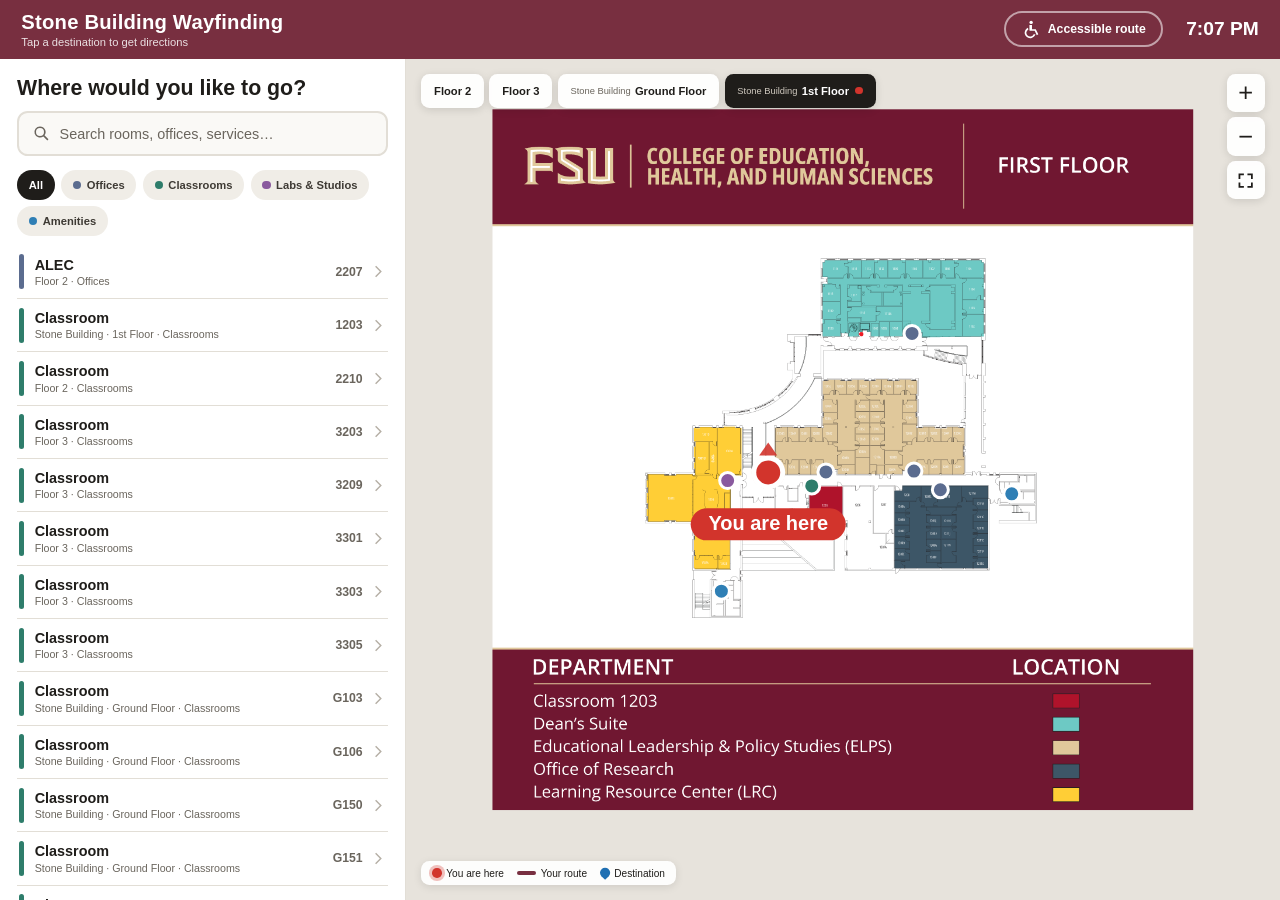
<file: index.html>
<!DOCTYPE html>
<html lang="en">
<head>
  <meta charset="utf-8">
  <meta name="viewport" content="width=device-width, initial-scale=1, maximum-scale=1, user-scalable=no">
  <title>Wayfinding</title>
  <link rel="stylesheet" href="css/kiosk.css">
  <!-- Optional embedded config (used when the app runs from a zip / file:// where fetch() is unavailable) -->
  <script src="data/config.js"></script>
</head>
<body>
  <div id="app" class="app">
    <header class="topbar">
      <div class="brand" id="brand">
        <div class="brand-mark" id="brandMark"></div>
        <div>
          <div class="brand-title" id="siteName">Wayfinding</div>
          <div class="brand-sub" id="siteSub">Tap a destination to get directions</div>
        </div>
      </div>
      <div class="top-actions">
        <button class="pill-toggle" id="accessBtn" aria-pressed="false">
          <svg class="ico" viewBox="0 0 24 24"><circle cx="12" cy="4" r="2"/><path d="M10 7h3v5h4.5l3 6.2-1.8.9-2.5-5.1H11a1 1 0 0 1-1-1V7z"/><path d="M8.2 10.3l.6 2A4.5 4.5 0 1 0 15 18h2.1a6.5 6.5 0 1 1-8.9-7.7z"/></svg>
          <span>Accessible route</span>
        </button>
        <div class="clock" id="clock"></div>
      </div>
    </header>

    <main class="main">
      <!-- Left panel: directory OR directions -->
      <section class="panel" id="panel">
        <div class="view" id="dirView">
          <h1 class="panel-title">Where would you like to go?</h1>
          <button class="search" id="searchBox">
            <svg class="ico" viewBox="0 0 24 24"><path d="M10 3a7 7 0 0 1 5.6 11.2l5 5-1.4 1.4-5-5A7 7 0 1 1 10 3zm0 2a5 5 0 1 0 0 10 5 5 0 0 0 0-10z"/></svg>
            <span id="searchText" class="placeholder">Search rooms, offices, services…</span>
          </button>
          <div class="chips" id="chips"></div>
          <div class="list" id="list"></div>
          <div class="keyboard hidden" id="keyboard"></div>
        </div>

        <div class="view hidden" id="routeView">
          <button class="back" id="backBtn">
            <svg class="ico" viewBox="0 0 24 24"><path d="M15.4 5.4L14 4l-8 8 8 8 1.4-1.4L8.8 12z"/></svg>
            <span>New search</span>
          </button>
          <div class="dest-card" id="destCard"></div>
          <div class="segments" id="segments"></div>
          <ol class="steps" id="steps"></ol>
        </div>
      </section>

      <!-- Map -->
      <section class="mapwrap" id="mapwrap">
        <svg id="map" class="map" xmlns="http://www.w3.org/2000/svg" xmlns:xlink="http://www.w3.org/1999/xlink" preserveAspectRatio="xMidYMid meet">
          <g id="world">
            <image id="floorImg" x="0" y="0"></image>
            <g id="roomLayer"></g>
            <g id="routeLayer"></g>
            <g id="markerLayer"></g>
          </g>
        </svg>
        <div class="floor-tabs" id="floorTabs"></div>
        <div class="zoom">
          <button id="zoomIn" aria-label="Zoom in"><svg class="ico" viewBox="0 0 24 24"><path d="M11 5h2v6h6v2h-6v6h-2v-6H5v-2h6z"/></svg></button>
          <button id="zoomOut" aria-label="Zoom out"><svg class="ico" viewBox="0 0 24 24"><path d="M5 11h14v2H5z"/></svg></button>
          <button id="zoomFit" aria-label="Reset view"><svg class="ico" viewBox="0 0 24 24"><path d="M4 4h6v2H6v4H4zm10 0h6v6h-2V6h-4zM4 14h2v4h4v2H4zm14 0h2v6h-6v-2h4z"/></svg></button>
        </div>
        <div class="floor-banner hidden" id="floorBanner"></div>
        <button class="next-btn hidden" id="nextBtn"></button>
        <div class="legend">
          <span><i class="lg-yah"></i>You are here</span>
          <span><i class="lg-route"></i>Your route</span>
          <span><i class="lg-dest"></i>Destination</span>
        </div>
      </section>
    </main>

    <!-- Setup overlay (shown when the sign location is unknown, or via a long-press on the logo) -->
    <div class="overlay hidden" id="signPicker">
      <div class="modal">
        <h2>Choose this display's location</h2>
        <p>This sets the “You are here” point for this screen. For a permanent setting, add <code>?sign=ID</code> to the URL in Appspace.</p>
        <div class="sign-list" id="signList"></div>
        <button class="btn-secondary" id="signCancel">Close</button>
      </div>
    </div>

    <div class="overlay hidden" id="errorBox">
      <div class="modal"><h2>Map unavailable</h2><p id="errorText"></p></div>
    </div>
  </div>

  <script src="js/wf-core.js"></script>
  <script src="js/kiosk.js"></script>
</body>
</html>
</file>
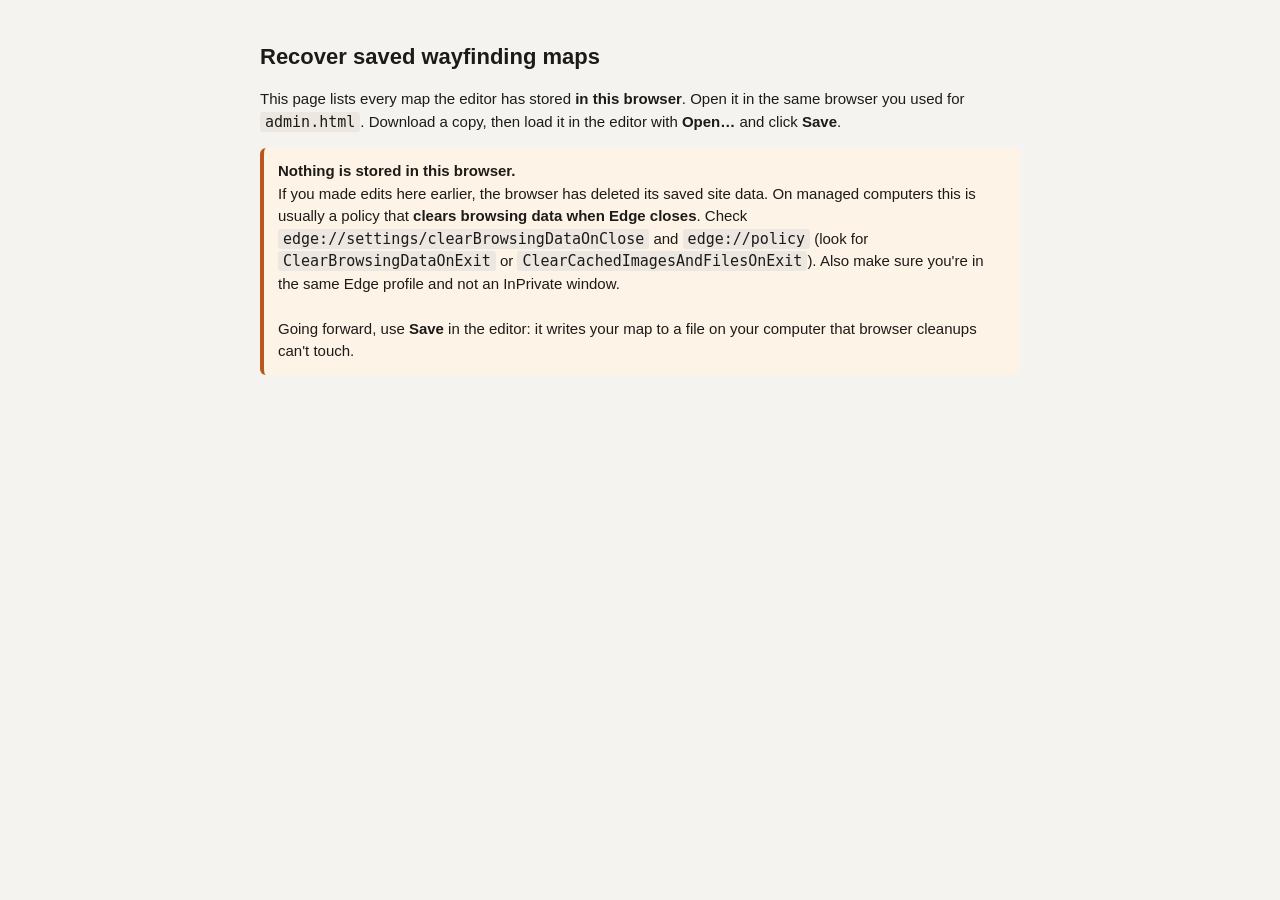
<file: recover.html>
<!DOCTYPE html>
<html lang="en">
<head>
<meta charset="utf-8">
<title>Wayfinding: recover saved maps</title>
<style>
  body { font: 15px/1.5 "Segoe UI", Roboto, Arial, sans-serif; max-width: 760px; margin: 40px auto; padding: 0 16px; color: #1d1b18; background: #f5f3ef; }
  h1 { font-size: 22px; margin-bottom: 4px; }
  .card { background: #fff; border: 1px solid #e2ded6; border-radius: 10px; padding: 14px 16px; margin: 12px 0; display: flex; justify-content: space-between; align-items: center; gap: 12px; }
  .card small { color: #6b665e; display: block; }
  button { font: inherit; padding: 8px 14px; border-radius: 6px; border: 1px solid #782F40; background: #782F40; color: #fff; cursor: pointer; white-space: nowrap; }
  .warn { background: #fdf3e6; border-left: 4px solid #B8561B; padding: 12px 14px; border-radius: 6px; }
  code { background: #ece8e1; padding: 1px 5px; border-radius: 3px; }
</style>
</head>
<body>
<h1>Recover saved wayfinding maps</h1>
<p>This page lists every map the editor has stored <b>in this browser</b>. Open it in the same browser you used for <code>admin.html</code>. Download a copy, then load it in the editor with <b>Open…</b> and click <b>Save</b>.</p>
<div id="out">Looking…</div>
<script>
(function () {
  var out = document.getElementById('out');
  function summary(cfg) {
    var rooms = (cfg.nodes || []).filter(function (n) { return n.type === 'room'; }).length;
    var signs = (cfg.nodes || []).filter(function (n) { return n.type === 'sign'; }).length;
    var floors = (cfg.floors || []).map(function (f) { return (f.building ? f.building + ' ' : '') + f.name; });
    var demo = (cfg.site && cfg.site.name === 'Demo Campus Wayfinding');
    return (cfg.site && cfg.site.name || 'Untitled') + (demo ? ' (demo map)' : '') + ': ' + floors.length + ' floor(s) [' + floors.join(', ') + '], ' + rooms + ' rooms, ' + signs + ' signs';
  }
  function dl(cfg, name) {
    var a = document.createElement('a');
    a.href = URL.createObjectURL(new Blob([JSON.stringify(cfg)], { type: 'application/json' }));
    a.download = name; document.body.appendChild(a); a.click();
  }
  var req;
  try { req = indexedDB.open('wayfinding-editor', 1); } catch (e) { out.textContent = 'This browser blocks storage for local files.'; return; }
  req.onupgradeneeded = function () { req.result.createObjectStore('kv'); };
  req.onerror = function () { out.textContent = 'Could not open browser storage: ' + req.error; };
  req.onsuccess = function () {
    var db = req.result, st = db.transaction('kv').objectStore('kv');
    var items = [];
    var g1 = st.get('draft'), g2 = st.get('history');
    g1.onsuccess = function () { if (g1.result && g1.result.cfg) items.push({ label: 'Latest draft', at: g1.result.savedAt, cfg: g1.result.cfg }); };
    g2.onsuccess = function () {
      (g2.result || []).forEach(function (h, i) { items.push({ label: 'Backup #' + (i + 1) + ' (' + h.reason + ')', at: h.savedAt, cfg: h.cfg }); });
      render();
    };
    function render() {
      if (!items.length) {
        out.innerHTML = '<div class="warn"><b>Nothing is stored in this browser.</b><br>' +
          'If you made edits here earlier, the browser has deleted its saved site data. On managed computers this is usually a policy that ' +
          '<b>clears browsing data when Edge closes</b>. Check <code>edge://settings/clearBrowsingDataOnClose</code> and <code>edge://policy</code> ' +
          '(look for <code>ClearBrowsingDataOnExit</code> or <code>ClearCachedImagesAndFilesOnExit</code>). Also make sure you\'re in the same Edge profile and not an InPrivate window.<br><br>' +
          'Going forward, use <b>Save</b> in the editor: it writes your map to a file on your computer that browser cleanups can\'t touch.</div>';
        return;
      }
      out.innerHTML = '';
      items.forEach(function (it, i) {
        var d = document.createElement('div'); d.className = 'card';
        d.innerHTML = '<div><b>' + it.label + '</b><small>' + new Date(it.at).toLocaleString() + '</small><small>' + summary(it.cfg).replace(/</g, '&lt;') + '</small></div>';
        var b = document.createElement('button'); b.textContent = 'Download';
        b.onclick = function () { dl(it.cfg, 'recovered-map-' + new Date(it.at).toISOString().slice(0, 16).replace(/[:T]/g, '-') + '.wayfinding.json'); };
        d.appendChild(b); out.appendChild(d);
      });
    }
  };
})();
</script>
</body>
</html>
</file>
<file: css/kiosk.css>
/* Wayfinding kiosk — designed for 1920x1080 landscape touchscreens.
   Avoids newer CSS (flex `gap`, `inset`, `aspect-ratio`) for older BrightSign Chromium builds. */

:root {
  --accent: #782F40;
  --accent-ink: #ffffff;
  --accent2: #CEB888;
  --bg: #F3F1EC;
  --panel: #FFFFFF;
  --ink: #1F1D1A;
  --muted: #6A655D;
  --line: #E2DED6;
  --route: #782F40;
  --yah: #D2342C;
  --dest: #1F6FB2;
}

html { font-size: calc(100vw / 120); } /* 16px at 1920 wide */
html, body {
  margin: 0; padding: 0; height: 100%; overflow: hidden;
  background: var(--bg); color: var(--ink);
  font-family: "Segoe UI", Roboto, "Helvetica Neue", Arial, sans-serif;
  -webkit-user-select: none; user-select: none;
  -webkit-tap-highlight-color: transparent;
  touch-action: manipulation;
}
body.no-cursor, body.no-cursor * { cursor: none !important; }
button { font: inherit; color: inherit; border: 0; background: none; padding: 0; cursor: pointer; }
.hidden { display: none !important; }
.ico { width: 1.5rem; height: 1.5rem; fill: currentColor; flex: none; }

.app { display: flex; flex-direction: column; height: 100vh; }

/* ---------- Top bar ---------- */
.topbar {
  flex: none; height: 5.5rem; display: flex; align-items: center; justify-content: space-between;
  padding: 0 2rem; background: var(--accent); color: var(--accent-ink);
}
.brand { display: flex; align-items: center; }
.brand-mark {
  width: 3.4rem; height: 3.4rem; border-radius: .7rem; margin-right: 1.1rem;
  background: var(--accent2) center/contain no-repeat;
}
.brand-title { font-size: 1.9rem; font-weight: 700; letter-spacing: .01em; }
.brand-sub { font-size: 1.05rem; opacity: .85; margin-top: .15rem; }
.top-actions { display: flex; align-items: center; }
.clock { font-size: 1.8rem; font-weight: 600; margin-left: 2rem; min-width: 7rem; text-align: right; }
.pill-toggle {
  display: flex; align-items: center; height: 3.4rem; padding: 0 1.4rem; border-radius: 1.7rem;
  border: 2px solid rgba(255,255,255,.55); font-size: 1.15rem; font-weight: 600;
}
.pill-toggle .ico { width: 1.9rem; height: 1.9rem; margin-right: .6rem; }
.pill-toggle[aria-pressed="true"] { background: #fff; color: var(--accent); border-color: #fff; }

/* ---------- Layout ---------- */
.main { flex: 1; display: flex; min-height: 0; }
.panel {
  flex: none; width: 38rem; background: var(--panel); border-right: 1px solid var(--line);
  display: flex; flex-direction: column; min-height: 0; position: relative;
}
.view { display: flex; flex-direction: column; flex: 1; min-height: 0; padding: 1.6rem 1.6rem 0; }
.panel-title { font-size: 2rem; margin: 0 0 1rem; font-weight: 700; }

/* ---------- Search + chips ---------- */
.search {
  display: flex; align-items: center; width: 100%; height: 4.2rem; padding: 0 1.2rem;
  border: 2px solid var(--line); border-radius: 1rem; background: #FAF9F6; text-align: left;
  font-size: 1.35rem; box-sizing: border-box;
}
.search .ico { width: 1.8rem; height: 1.8rem; margin-right: .8rem; color: var(--muted); }
.search.active { border-color: var(--accent); background: #fff; }
.placeholder { color: var(--muted); }
.caret { display: inline-block; width: 2px; height: 1.6rem; background: var(--accent); vertical-align: middle; margin-left: 2px; animation: blink 1s steps(1) infinite; }
@keyframes blink { 50% { opacity: 0; } }

.chips { display: flex; flex-wrap: wrap; margin: 1rem -.3rem .6rem; }
.chip {
  display: flex; align-items: center; height: 2.8rem; padding: 0 1.1rem; margin: .3rem; border-radius: 1.4rem;
  background: #F0EDE7; font-size: 1.05rem; font-weight: 600; color: #3E3A34;
}
.chip i { width: .8rem; height: .8rem; border-radius: 50%; margin-right: .5rem; }
.chip.on { background: var(--ink); color: #fff; }

/* ---------- Directory list ---------- */
.list { flex: 1; overflow-y: auto; -webkit-overflow-scrolling: touch; margin: 0 -1.6rem; padding: 0 1.6rem 1rem; }
.item {
  display: flex; align-items: center; width: 100%; min-height: 5rem; padding: .8rem .2rem;
  border-bottom: 1px solid var(--line); text-align: left; box-sizing: border-box;
}
.item:active { background: #F6F3EE; }
.item .bar { width: .45rem; align-self: stretch; border-radius: .3rem; margin-right: 1rem; flex: none; }
.item .main-t { flex: 1; min-width: 0; }
.item .nm { font-size: 1.35rem; font-weight: 650; white-space: nowrap; overflow: hidden; text-overflow: ellipsis; }
.item .meta { font-size: 1rem; color: var(--muted); margin-top: .2rem; }
.item .num { font-size: 1.15rem; font-weight: 700; color: var(--muted); margin-left: 1rem; flex: none; }
.item .chev { width: 1.6rem; height: 1.6rem; fill: #B5AFA5; margin-left: .6rem; flex: none; }
.empty { padding: 3rem 1rem; text-align: center; color: var(--muted); font-size: 1.3rem; }

/* ---------- On-screen keyboard ---------- */
.keyboard { flex: none; margin: 0 -1.6rem; padding: .8rem; background: #E9E5DE; border-top: 1px solid var(--line); }
.kb-row { display: flex; justify-content: center; margin-bottom: .45rem; }
.kb-row:last-child { margin-bottom: 0; }
.key {
  flex: 1; max-width: 3.4rem; height: 3.6rem; margin: 0 .2rem; border-radius: .55rem; background: #fff;
  box-shadow: 0 2px 0 #CBC5BA; font-size: 1.35rem; font-weight: 600;
}
.key:active { background: var(--accent2); }
.key.wide { max-width: 7rem; flex: 2; font-size: 1.05rem; }
.key.space { max-width: 16rem; flex: 6; }
.key.dark { background: #5B564E; color: #fff; box-shadow: 0 2px 0 #3A3630; }

/* ---------- Route view ---------- */
.back { display: flex; align-items: center; font-size: 1.2rem; font-weight: 650; color: var(--accent); height: 3rem; margin-bottom: .6rem; }
.back .ico { width: 1.8rem; height: 1.8rem; margin-right: .3rem; }
.dest-card { border-radius: 1rem; padding: 1.2rem 1.4rem; background: #F7F4EF; border-left: .5rem solid var(--dest); }
.dest-card .lbl { font-size: .95rem; text-transform: uppercase; letter-spacing: .08em; color: var(--muted); font-weight: 700; }
.dest-card .nm { font-size: 1.9rem; font-weight: 750; margin: .25rem 0 .2rem; line-height: 1.15; }
.dest-card .meta { font-size: 1.1rem; color: var(--muted); }
.dest-card .desc { font-size: 1.05rem; margin-top: .5rem; }
.dest-card .eta { display: inline-block; margin-top: .7rem; font-size: 1.05rem; font-weight: 700; color: var(--accent); }

.segments { display: flex; flex-wrap: wrap; margin: 1rem -.25rem .2rem; }
.seg {
  display: flex; align-items: center; height: 2.6rem; padding: 0 .9rem; margin: .25rem; border-radius: 1.3rem;
  background: #EFEBE4; font-size: 1rem; font-weight: 650;
}
.seg b { display: inline-block; width: 1.6rem; height: 1.6rem; line-height: 1.6rem; text-align: center; border-radius: 50%; background: #fff; margin-right: .5rem; font-size: .9rem; }
.seg.on { background: var(--accent); color: #fff; }
.seg.on b { color: var(--accent); }

.steps { list-style: none; margin: .6rem -1.6rem 0; padding: 0 1.6rem 1.5rem; overflow-y: auto; flex: 1; -webkit-overflow-scrolling: touch; }
.step { display: flex; align-items: flex-start; padding: .9rem .4rem; border-bottom: 1px solid var(--line); opacity: .45; }
.step.cur { opacity: 1; }
.step .si { flex: none; width: 3rem; height: 3rem; border-radius: .7rem; background: #EFEBE4; display: flex; align-items: center; justify-content: center; margin-right: 1rem; }
.step.cur .si { background: var(--accent); }
.step.cur .si svg { fill: #fff; }
.step .si svg { width: 2rem; height: 2rem; fill: #4A463F; }
.step .st { font-size: 1.25rem; line-height: 1.35; padding-top: .3rem; }

/* ---------- Map ---------- */
.mapwrap { flex: 1; position: relative; overflow: hidden; background: #E7E3DC; }
.map { position: absolute; left: 0; top: 0; width: 100%; height: 100%; touch-action: none; display: block; }
.floor-tabs { position: absolute; left: 1.4rem; top: 1.4rem; display: flex; flex-wrap: wrap; max-width: 75%; }
.ftab {
  height: 3.2rem; padding: 0 1.2rem; margin: 0 .5rem .5rem 0; border-radius: .8rem; background: rgba(255,255,255,.95);
  box-shadow: 0 2px 8px rgba(0,0,0,.12); font-size: 1.05rem; font-weight: 650; display: flex; align-items: center;
}
.ftab small { font-weight: 500; color: var(--muted); margin-right: .4rem; }
.ftab.on { background: var(--ink); color: #fff; }
.ftab.on small { color: #cfc9bf; }
.ftab .dot { width: .7rem; height: .7rem; border-radius: 50%; background: var(--yah); margin-left: .6rem; }
.ftab .dot.route { background: var(--accent2); }

.zoom { position: absolute; right: 1.4rem; top: 1.4rem; display: flex; flex-direction: column; }
.zoom button {
  width: 3.6rem; height: 3.6rem; margin-bottom: .5rem; border-radius: .8rem; background: rgba(255,255,255,.95);
  box-shadow: 0 2px 8px rgba(0,0,0,.12); display: flex; align-items: center; justify-content: center;
}
.zoom .ico { width: 2rem; height: 2rem; }

.legend {
  position: absolute; left: 1.4rem; bottom: 1.4rem; background: rgba(255,255,255,.92); border-radius: .8rem;
  padding: .6rem 1rem; font-size: .95rem; display: flex; box-shadow: 0 2px 8px rgba(0,0,0,.1);
}
.legend span { display: flex; align-items: center; margin-right: 1.2rem; }
.legend span:last-child { margin-right: 0; }
.legend i { display: inline-block; margin-right: .45rem; }
.lg-yah { width: .9rem; height: .9rem; border-radius: 50%; background: var(--yah); box-shadow: 0 0 0 3px rgba(210,52,44,.3); }
.lg-route { width: 1.8rem; height: .35rem; border-radius: .2rem; background: var(--route); }
.lg-dest { width: .9rem; height: .9rem; border-radius: 50% 50% 50% 0; transform: rotate(-45deg); background: var(--dest); }

.floor-banner {
  position: absolute; left: 50%; bottom: 1.4rem; transform: translateX(-50%); background: var(--ink); color: #fff;
  padding: .8rem 1.6rem; border-radius: 2rem; font-size: 1.2rem; font-weight: 650; box-shadow: 0 4px 14px rgba(0,0,0,.2);
}
.next-btn {
  position: absolute; right: 1.4rem; bottom: 1.4rem; height: 4.2rem; padding: 0 1.8rem; border-radius: 2.1rem;
  background: var(--accent); color: #fff; font-size: 1.3rem; font-weight: 700; box-shadow: 0 6px 18px rgba(0,0,0,.25);
  display: flex; align-items: center;
}
.next-btn .ico { width: 1.8rem; height: 1.8rem; margin-left: .5rem; }
.next-btn.pulse { animation: pulse 1.6s ease-in-out infinite; }
@keyframes pulse { 0%,100% { transform: scale(1); } 50% { transform: scale(1.06); } }

/* SVG map styling */
.room-dot { cursor: pointer; }
.map-label { font-family: "Segoe UI", Roboto, Arial, sans-serif; font-weight: 700; }

/* ---------- Overlays ---------- */
.overlay { position: fixed; left: 0; top: 0; right: 0; bottom: 0; background: rgba(20,18,15,.55); display: flex; align-items: center; justify-content: center; z-index: 10; }
.modal { background: #fff; border-radius: 1.2rem; padding: 2rem 2.4rem; width: 46rem; max-height: 80vh; overflow: auto; }
.modal h2 { margin: 0 0 .6rem; font-size: 1.8rem; }
.modal p { font-size: 1.1rem; color: var(--muted); line-height: 1.45; }
.modal code { background: #F0EDE7; padding: .1rem .4rem; border-radius: .3rem; }
.sign-list button { display: block; width: 100%; text-align: left; padding: 1rem 1.2rem; margin-bottom: .5rem; border-radius: .8rem; background: #F4F1EC; font-size: 1.25rem; font-weight: 650; }
.sign-list button small { display: block; font-weight: 500; color: var(--muted); font-size: 1rem; }
.btn-secondary { margin-top: 1rem; padding: .8rem 1.6rem; border-radius: .8rem; background: #E7E3DC; font-weight: 650; font-size: 1.1rem; }

.dest-card .mode-note { margin-top: .7rem; padding: .6rem .8rem; border-radius: .6rem; background: #fff; font-size: 1.05rem; line-height: 1.35; }
</file>
